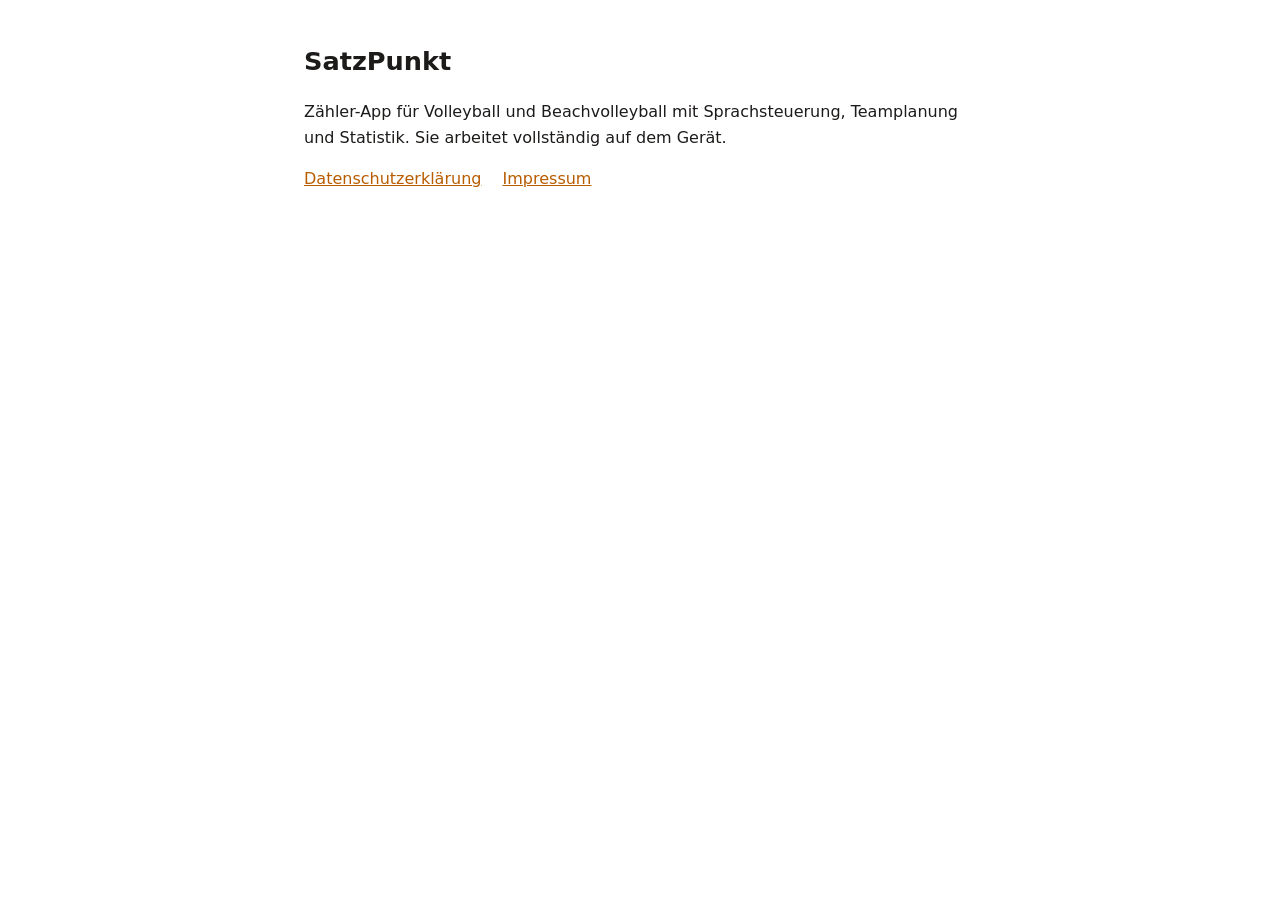
<file: index.html>
<!doctype html>
<html lang="de">
<head>
<meta charset="utf-8">
<meta name="viewport" content="width=device-width, initial-scale=1">
<title>SatzPunkt</title>
<link rel="stylesheet" href="style.css">
</head>
<body>
<main>
  <h1>SatzPunkt</h1>
  <p>Zähler-App für Volleyball und Beachvolleyball mit Sprachsteuerung,
  Teamplanung und Statistik. Sie arbeitet vollständig auf dem Gerät.</p>
  <nav>
    <a href="datenschutz.html">Datenschutzerklärung</a>
    <a href="impressum.html">Impressum</a>
  </nav>
</main>
</body>
</html>
</file>
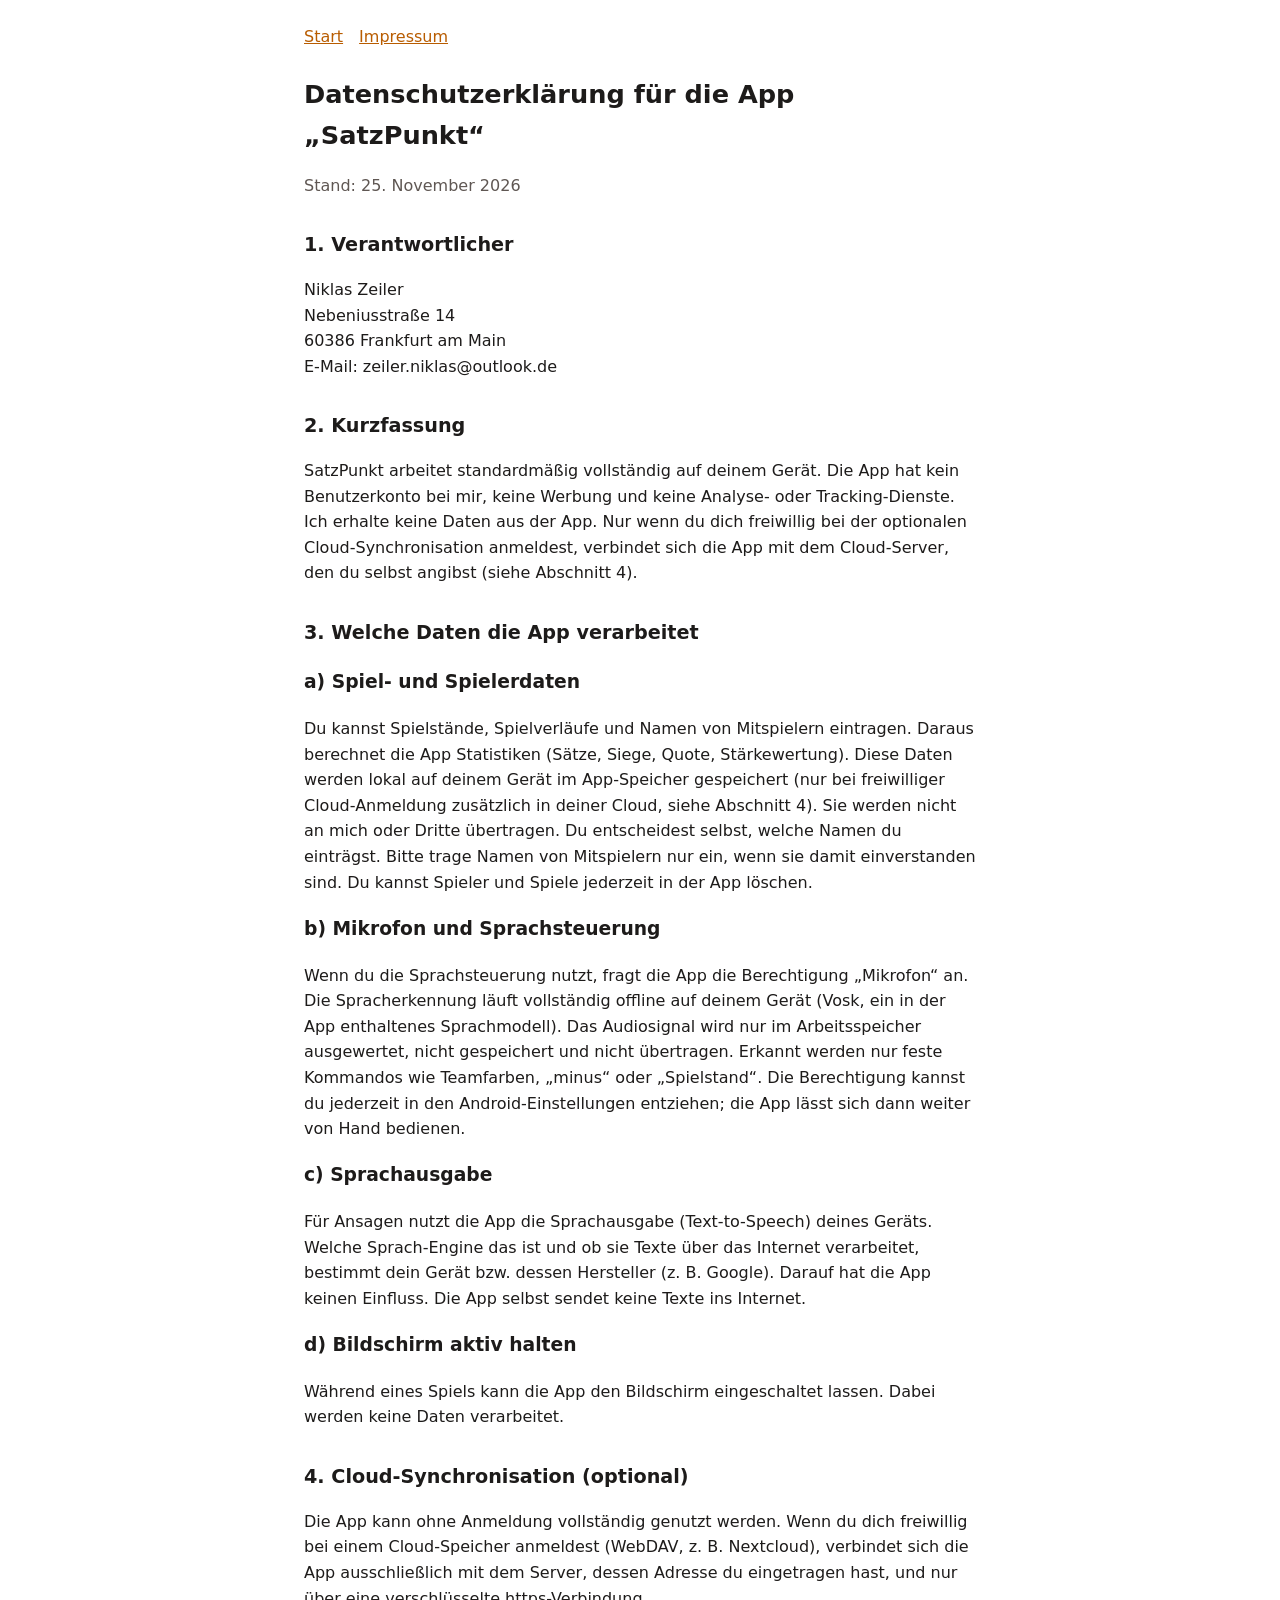
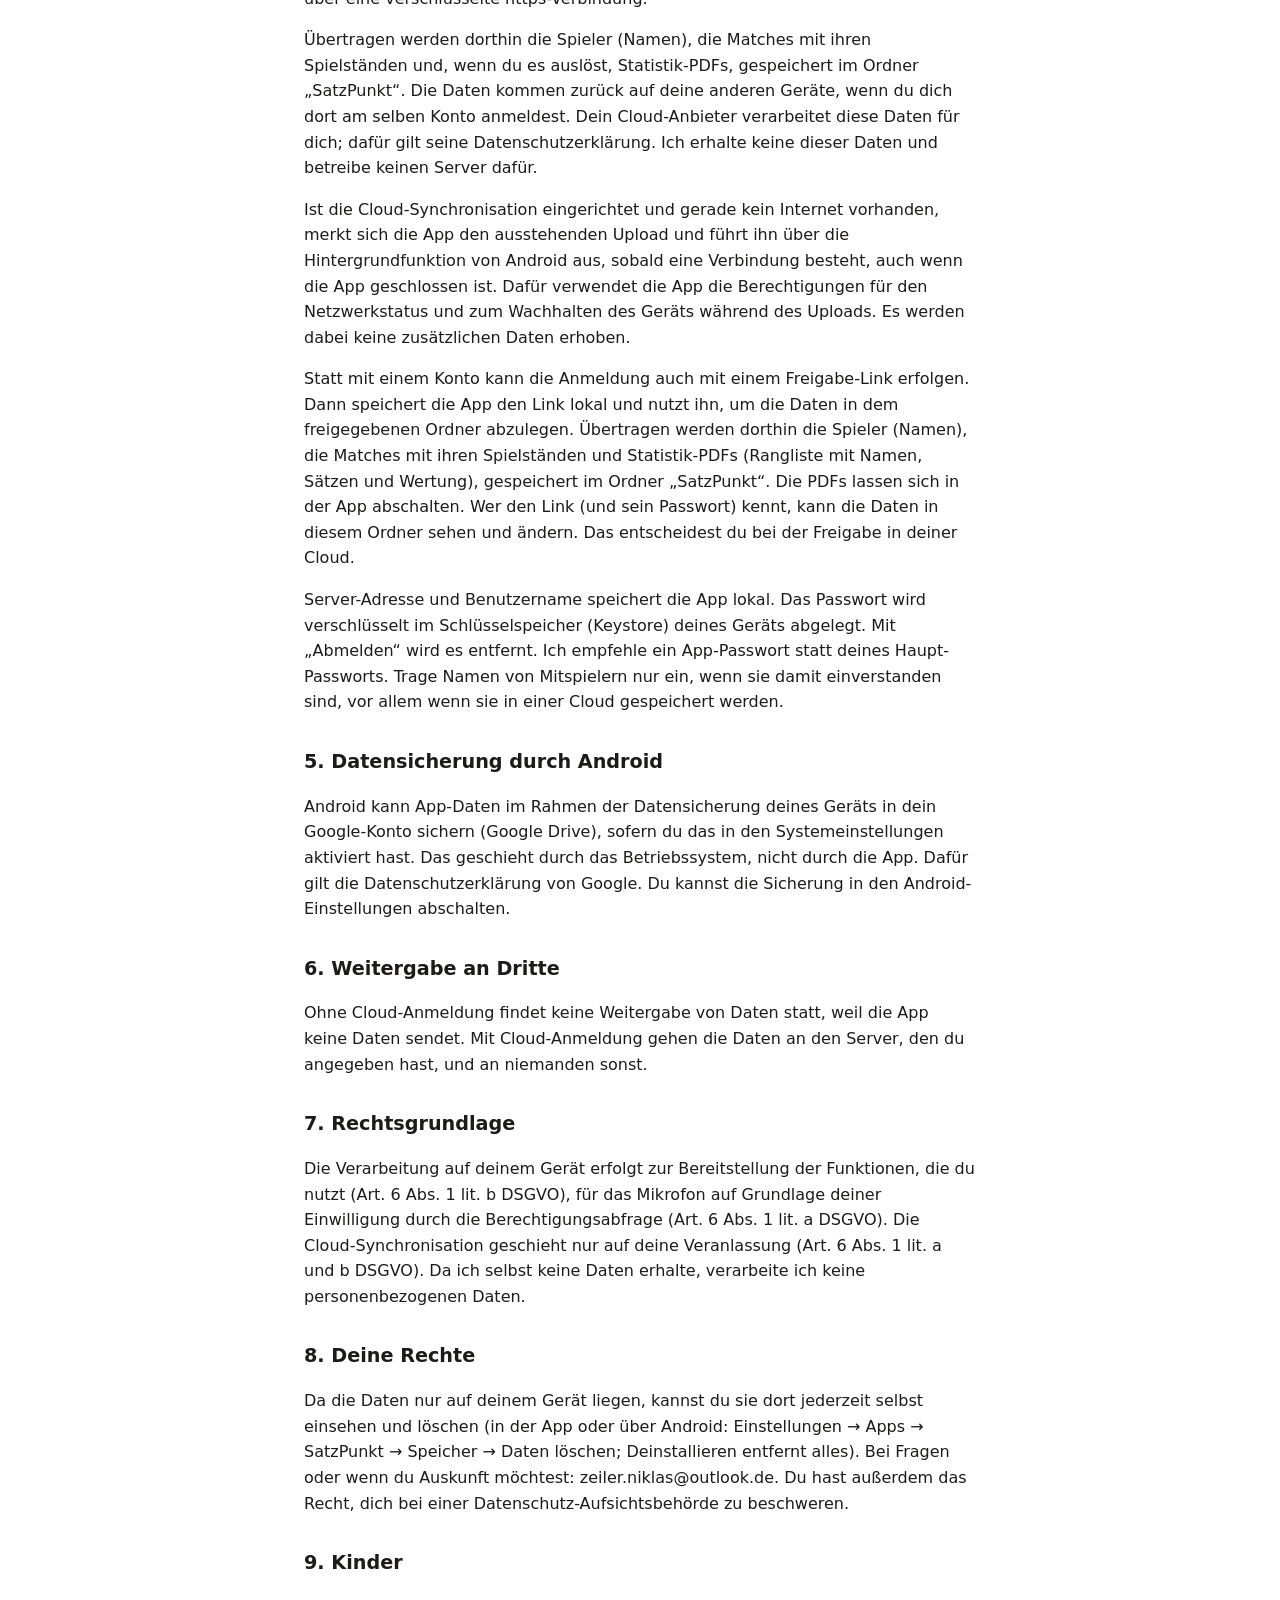
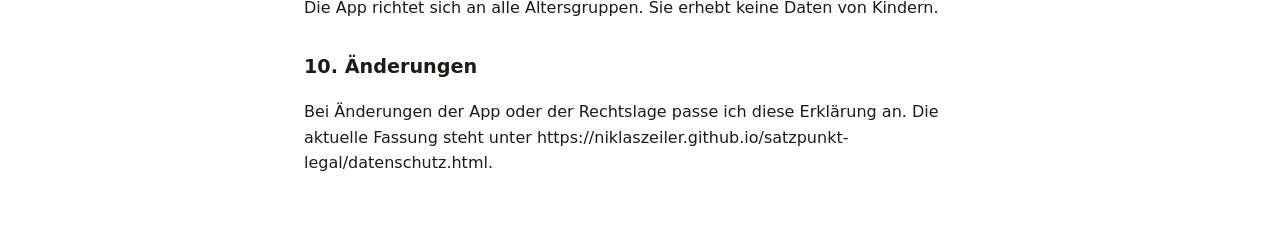
<file: datenschutz.html>
<!doctype html>
<html lang="de">
<head>
<meta charset="utf-8">
<meta name="viewport" content="width=device-width, initial-scale=1">
<title>Datenschutzerklärung – SatzPunkt</title>
<link rel="stylesheet" href="style.css">
</head>
<body>
<main>
<nav><a href="index.html">Start</a><a href="impressum.html">Impressum</a></nav>
<h1>Datenschutzerklärung für die App „SatzPunkt“</h1>
<p class="muted">Stand: 25. November 2026</p>

<h2>1. Verantwortlicher</h2>
<p>Niklas Zeiler<br>
Nebeniusstraße 14<br>
60386 Frankfurt am Main<br>
E-Mail: zeiler.niklas@outlook.de</p>

<h2>2. Kurzfassung</h2>
<p>SatzPunkt arbeitet standardmäßig vollständig auf deinem Gerät. Die App hat
kein Benutzerkonto bei mir, keine Werbung und keine Analyse- oder
Tracking-Dienste. Ich erhalte keine Daten aus der App. Nur wenn du dich
freiwillig bei der optionalen Cloud-Synchronisation anmeldest, verbindet sich
die App mit dem Cloud-Server, den du selbst angibst (siehe Abschnitt 4).</p>

<h2>3. Welche Daten die App verarbeitet</h2>
<h3>a) Spiel- und Spielerdaten</h3>
<p>Du kannst Spielstände, Spielverläufe und Namen von Mitspielern eintragen.
Daraus berechnet die App Statistiken (Sätze, Siege, Quote, Stärkewertung).
Diese Daten werden lokal auf deinem Gerät im App-Speicher gespeichert (nur
bei freiwilliger Cloud-Anmeldung zusätzlich in deiner Cloud, siehe Abschnitt 4). Sie werden nicht an mich oder Dritte übertragen. Du entscheidest
selbst, welche Namen du einträgst. Bitte trage Namen von Mitspielern nur ein,
wenn sie damit einverstanden sind. Du kannst Spieler und Spiele jederzeit in
der App löschen.</p>
<h3>b) Mikrofon und Sprachsteuerung</h3>
<p>Wenn du die Sprachsteuerung nutzt, fragt die App die Berechtigung
„Mikrofon“ an. Die Spracherkennung läuft vollständig offline auf deinem Gerät
(Vosk, ein in der App enthaltenes Sprachmodell). Das Audiosignal wird nur im
Arbeitsspeicher ausgewertet, nicht gespeichert und nicht übertragen. Erkannt
werden nur feste Kommandos wie Teamfarben, „minus“ oder „Spielstand“. Die
Berechtigung kannst du jederzeit in den Android-Einstellungen entziehen; die
App lässt sich dann weiter von Hand bedienen.</p>
<h3>c) Sprachausgabe</h3>
<p>Für Ansagen nutzt die App die Sprachausgabe (Text-to-Speech) deines Geräts.
Welche Sprach-Engine das ist und ob sie Texte über das Internet verarbeitet,
bestimmt dein Gerät bzw. dessen Hersteller (z. B. Google). Darauf hat die App
keinen Einfluss. Die App selbst sendet keine Texte ins Internet.</p>
<h3>d) Bildschirm aktiv halten</h3>
<p>Während eines Spiels kann die App den Bildschirm eingeschaltet lassen. Dabei
werden keine Daten verarbeitet.</p>

<h2>4. Cloud-Synchronisation (optional)</h2>
<p>Die App kann ohne Anmeldung vollständig genutzt werden. Wenn du dich
freiwillig bei einem Cloud-Speicher anmeldest (WebDAV, z. B. Nextcloud),
verbindet sich die App ausschließlich mit dem Server, dessen Adresse du
eingetragen hast, und nur über eine verschlüsselte https-Verbindung.</p>
<p>Übertragen werden dorthin die Spieler (Namen), die Matches mit ihren
Spielständen und, wenn du es auslöst, Statistik-PDFs, gespeichert im Ordner
„SatzPunkt“. Die Daten kommen zurück auf deine anderen Geräte, wenn du dich dort
am selben Konto anmeldest. Dein Cloud-Anbieter verarbeitet diese Daten für dich;
dafür gilt seine Datenschutzerklärung. Ich erhalte keine dieser Daten und
betreibe keinen Server dafür.</p>
<p>Ist die Cloud-Synchronisation eingerichtet und gerade kein Internet
vorhanden, merkt sich die App den ausstehenden Upload und führt ihn über die
Hintergrundfunktion von Android aus, sobald eine Verbindung besteht, auch wenn
die App geschlossen ist. Dafür verwendet die App die Berechtigungen für den
Netzwerkstatus und zum Wachhalten des Geräts während des Uploads. Es werden
dabei keine zusätzlichen Daten erhoben.</p>
<p>Statt mit einem Konto kann die Anmeldung auch mit einem Freigabe-Link
erfolgen. Dann speichert die App den Link lokal und nutzt ihn, um die Daten in
dem freigegebenen Ordner abzulegen. Übertragen werden dorthin die Spieler
(Namen), die Matches mit ihren Spielständen und Statistik-PDFs (Rangliste mit Namen, Sätzen und Wertung),
gespeichert im Ordner „SatzPunkt“. Die PDFs lassen sich in der App abschalten. Wer den Link (und sein Passwort) kennt, kann die
Daten in diesem Ordner sehen und ändern. Das entscheidest du bei der Freigabe in
deiner Cloud.</p>
<p>Server-Adresse und Benutzername speichert die App lokal. Das Passwort wird
verschlüsselt im Schlüsselspeicher (Keystore) deines Geräts abgelegt. Mit
„Abmelden“ wird es entfernt. Ich empfehle ein App-Passwort statt deines
Haupt-Passworts. Trage Namen von Mitspielern nur ein, wenn sie damit
einverstanden sind, vor allem wenn sie in einer Cloud gespeichert werden.</p>

<h2>5. Datensicherung durch Android</h2>
<p>Android kann App-Daten im Rahmen der Datensicherung deines Geräts in dein
Google-Konto sichern (Google Drive), sofern du das in den Systemeinstellungen
aktiviert hast. Das geschieht durch das Betriebssystem, nicht durch die App.
Dafür gilt die Datenschutzerklärung von Google. Du kannst die Sicherung in den
Android-Einstellungen abschalten.</p>

<h2>6. Weitergabe an Dritte</h2>
<p>Ohne Cloud-Anmeldung findet keine Weitergabe von Daten statt, weil die App
keine Daten sendet. Mit Cloud-Anmeldung gehen die Daten an den Server, den du
angegeben hast, und an niemanden sonst.</p>

<h2>7. Rechtsgrundlage</h2>
<p>Die Verarbeitung auf deinem Gerät erfolgt zur Bereitstellung der Funktionen,
die du nutzt (Art. 6 Abs. 1 lit. b DSGVO), für das Mikrofon auf Grundlage
deiner Einwilligung durch die Berechtigungsabfrage (Art. 6 Abs. 1 lit. a
DSGVO). Die Cloud-Synchronisation geschieht nur auf deine Veranlassung
(Art. 6 Abs. 1 lit. a und b DSGVO). Da ich selbst keine Daten erhalte,
verarbeite ich keine personenbezogenen Daten.</p>

<h2>8. Deine Rechte</h2>
<p>Da die Daten nur auf deinem Gerät liegen, kannst du sie dort jederzeit
selbst einsehen und löschen (in der App oder über Android: Einstellungen →
Apps → SatzPunkt → Speicher → Daten löschen; Deinstallieren entfernt alles).
Bei Fragen oder wenn du Auskunft möchtest: zeiler.niklas@outlook.de. Du hast außerdem
das Recht, dich bei einer Datenschutz-Aufsichtsbehörde zu beschweren.</p>

<h2>9. Kinder</h2>
<p>Die App richtet sich an alle Altersgruppen. Sie erhebt keine Daten von
Kindern.</p>

<h2>10. Änderungen</h2>
<p>Bei Änderungen der App oder der Rechtslage passe ich diese Erklärung an. Die
aktuelle Fassung steht unter https://niklaszeiler.github.io/satzpunkt-legal/datenschutz.html.</p>
</main>
</body>
</html>
</file>
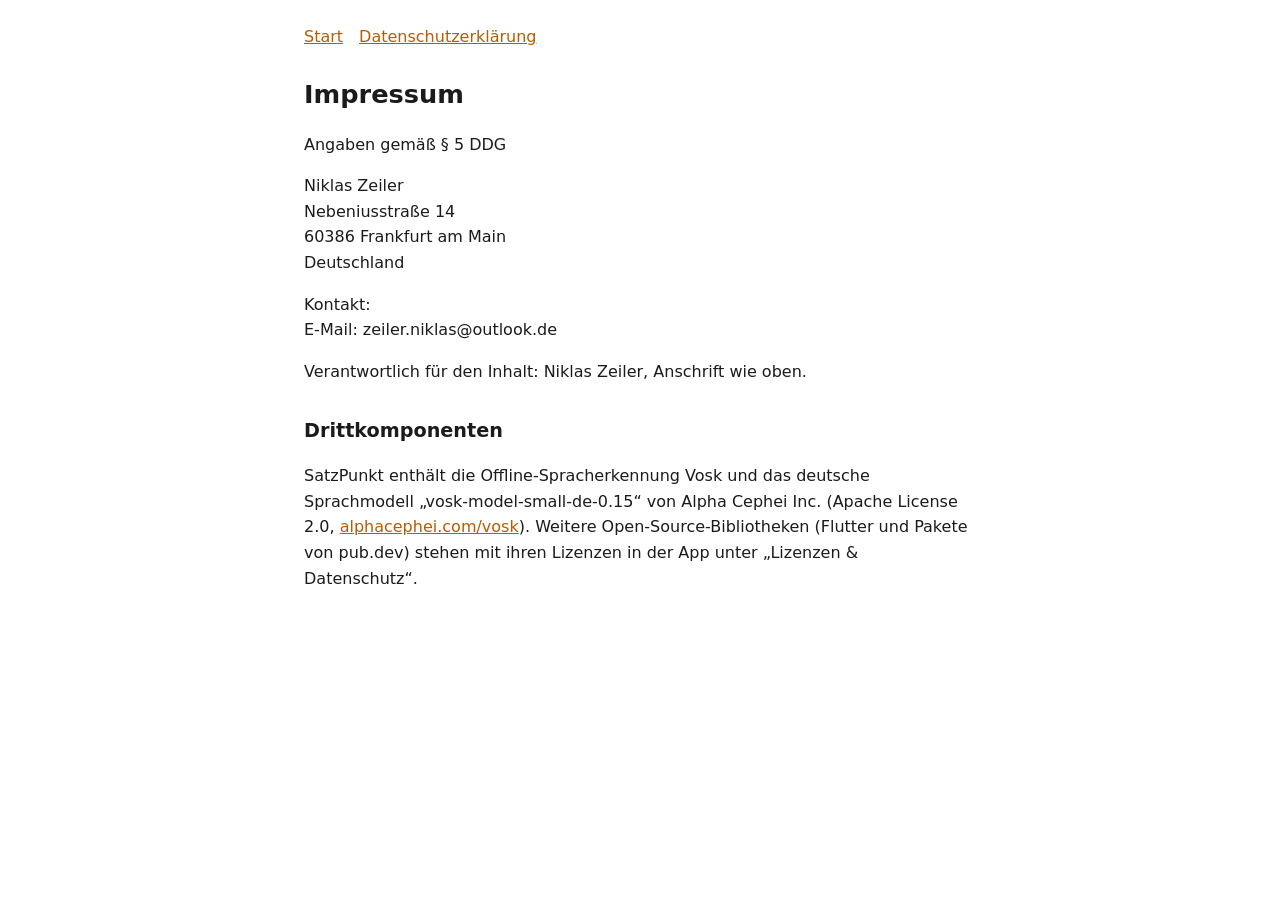
<file: impressum.html>
<!doctype html>
<html lang="de">
<head>
<meta charset="utf-8">
<meta name="viewport" content="width=device-width, initial-scale=1">
<title>Impressum – SatzPunkt</title>
<link rel="stylesheet" href="style.css">
</head>
<body>
<main>
<nav><a href="index.html">Start</a><a href="datenschutz.html">Datenschutzerklärung</a></nav>
<h1>Impressum</h1>
<p>Angaben gemäß § 5 DDG</p>
<p>Niklas Zeiler<br>
Nebeniusstraße 14<br>
60386 Frankfurt am Main<br>
Deutschland</p>
<p>Kontakt:<br>
E-Mail: zeiler.niklas@outlook.de</p>
<p>Verantwortlich für den Inhalt: Niklas Zeiler, Anschrift wie oben.</p>

<h2>Drittkomponenten</h2>
<p>SatzPunkt enthält die Offline-Spracherkennung Vosk und das deutsche
Sprachmodell „vosk-model-small-de-0.15“ von Alpha Cephei Inc. (Apache License
2.0, <a href="https://alphacephei.com/vosk/">alphacephei.com/vosk</a>). Weitere
Open-Source-Bibliotheken (Flutter und Pakete von pub.dev) stehen mit ihren
Lizenzen in der App unter „Lizenzen &amp; Datenschutz“.</p>
</main>
</body>
</html>
</file>
<file: style.css>
:root { --bg: #fff; --fg: #1d1b1a; --muted: #5f5753; --accent: #b85c00; }
@media (prefers-color-scheme: dark) {
  :root { --bg: #17120f; --fg: #f0e6e0; --muted: #b9aaa2; --accent: #ffb280; }
}
body { margin: 0; background: var(--bg); color: var(--fg);
  font: 16px/1.6 system-ui, sans-serif; }
main { max-width: 42rem; margin: 0 auto; padding: 1.5rem 1rem 3rem; }
nav { margin-bottom: 1.5rem; }
nav a { margin-right: 1rem; }
a { color: var(--accent); }
h1 { font-size: 1.6rem; } h2 { font-size: 1.2rem; margin-top: 2rem; }
.muted { color: var(--muted); }
</file>
